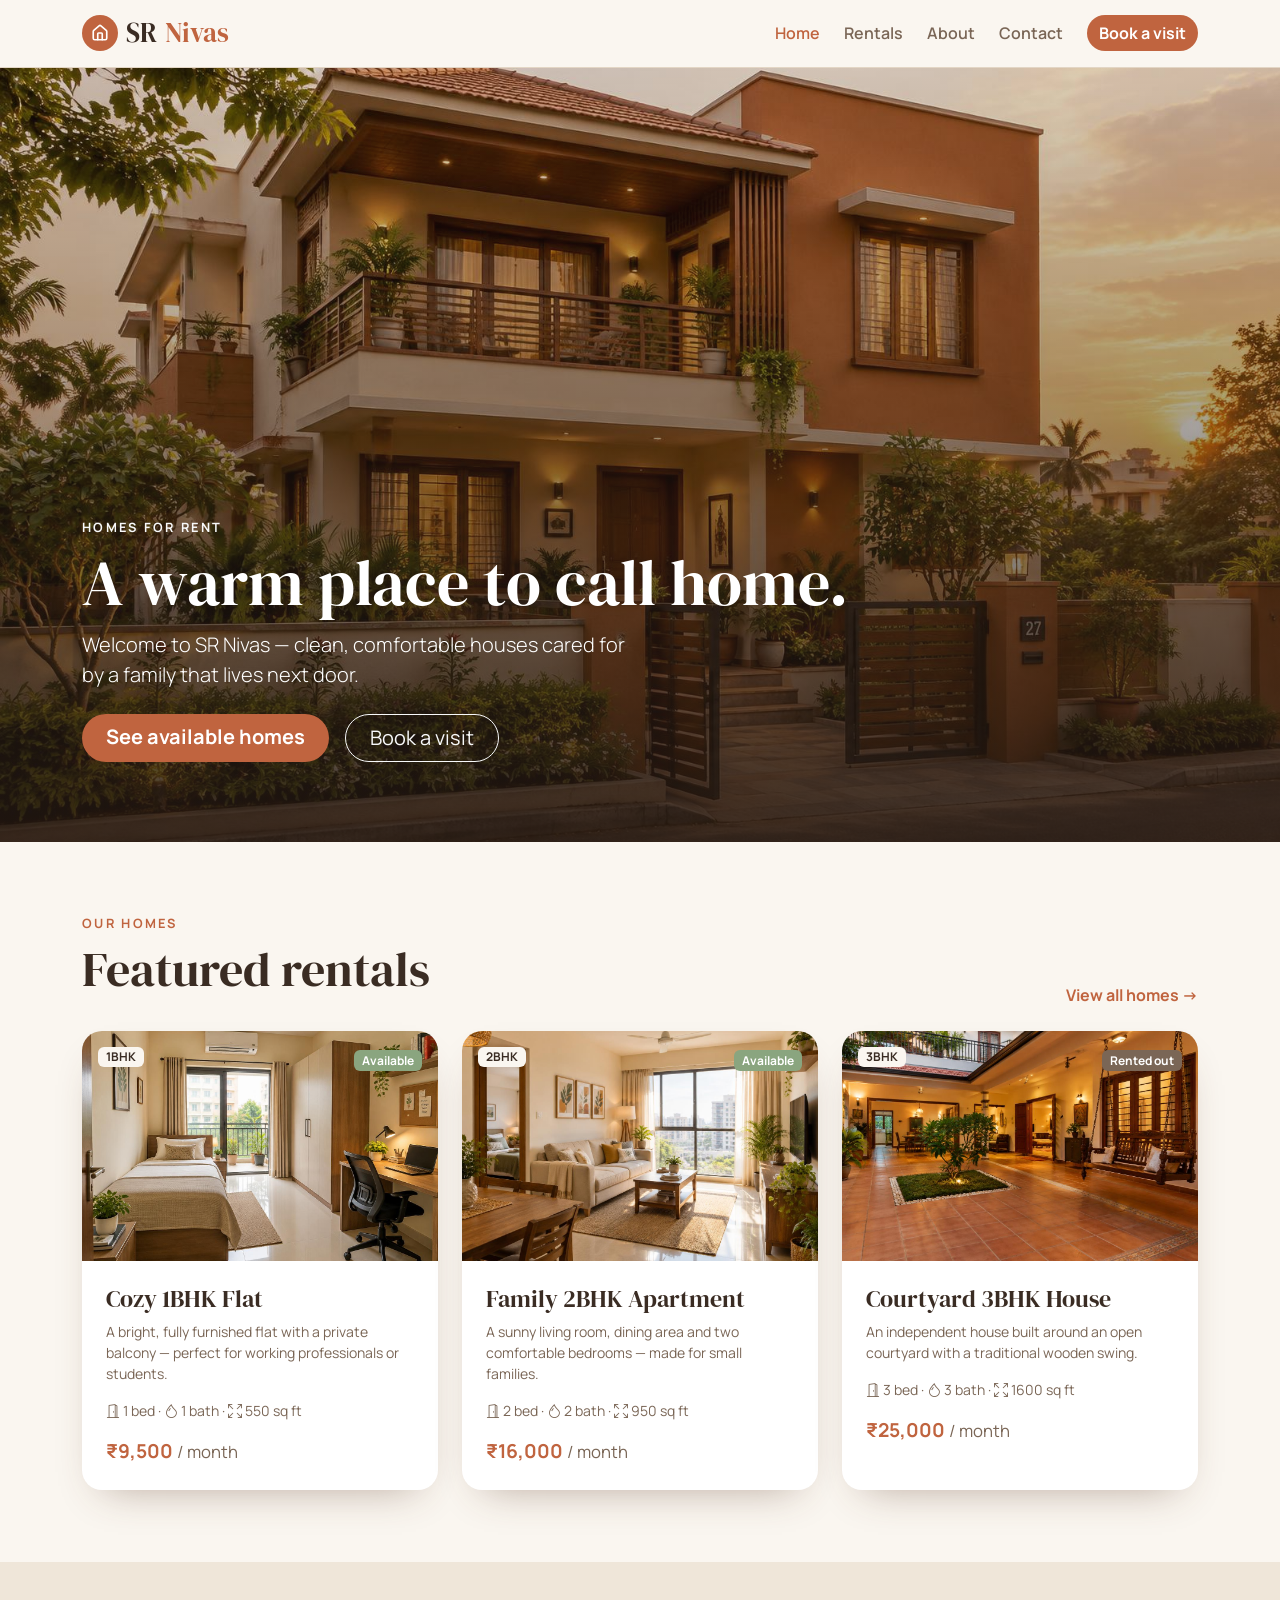
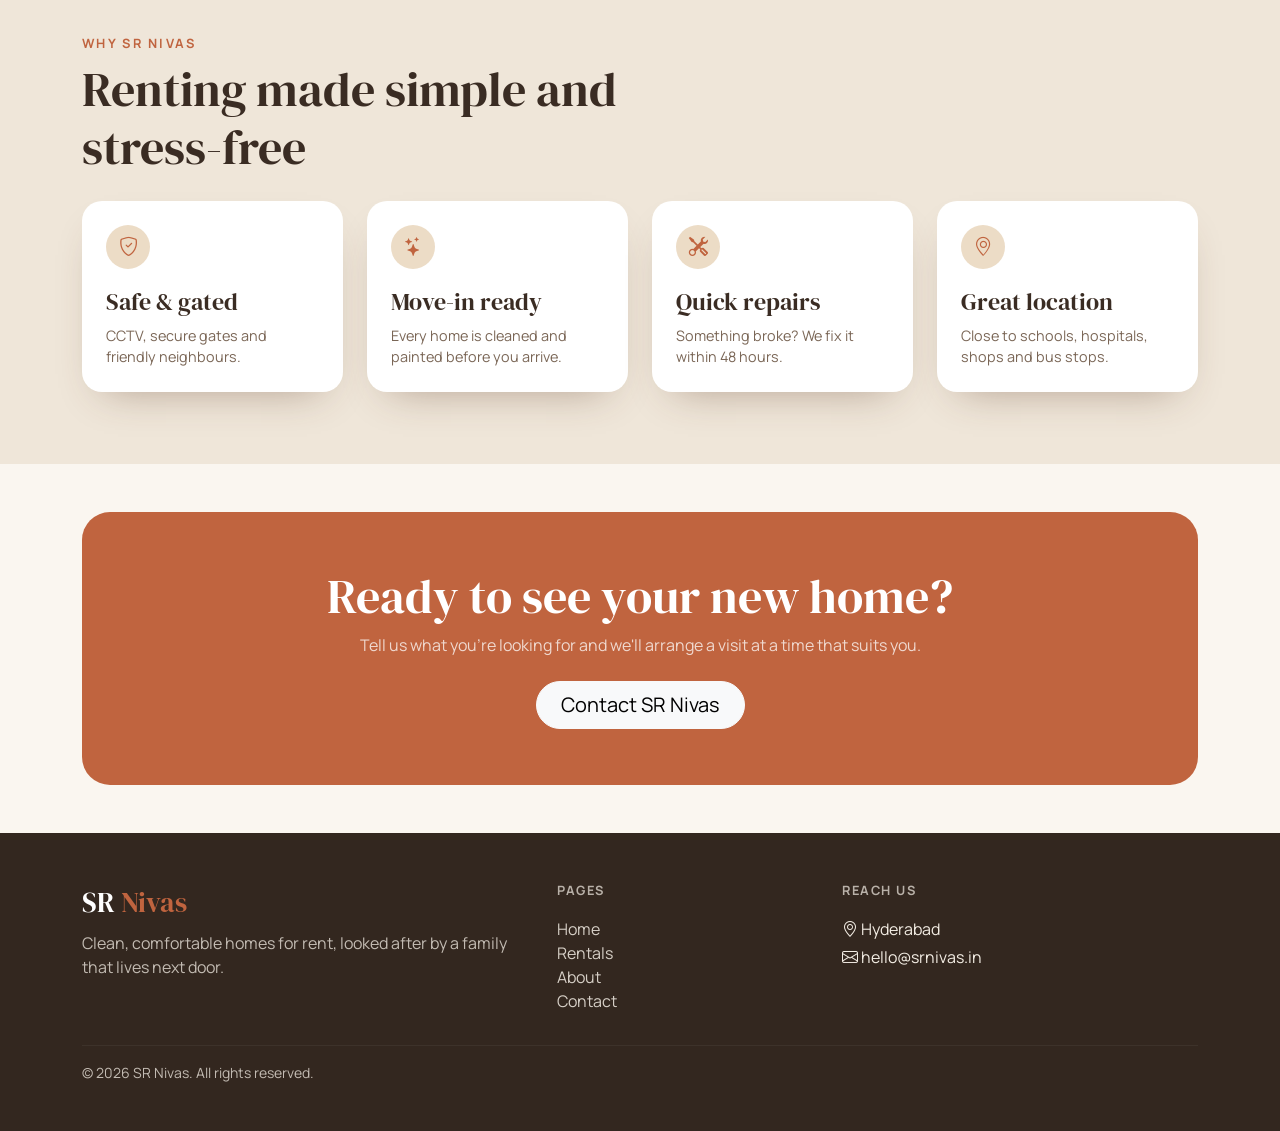
<file: src/main/resources/static/index.html>
<!DOCTYPE html>
<html lang="en">
<head>
  <meta charset="UTF-8">
  <meta name="viewport" content="width=device-width, initial-scale=1">
  <title>SR Nivas — Comfortable Homes for Rent</title>
  <meta name="description" content="1BHK to 4BHK rental homes in Hyderabad that are clean, safe and well looked after.">
  <!-- Bootstrap CSS (ready-made styles: grid, buttons, cards, forms) -->
  <link rel="stylesheet" href="https://cdn.jsdelivr.net/npm/bootstrap@5.3.3/dist/css/bootstrap.min.css">
  <!-- Bootstrap Icons (small pictures like the map pin) -->
  <link rel="stylesheet" href="https://cdn.jsdelivr.net/npm/bootstrap-icons@1.11.3/font/bootstrap-icons.min.css">
  <!-- Google Fonts: DM Serif Display for headings, Manrope for text -->
  <link rel="preconnect" href="https://fonts.googleapis.com">
  <link rel="stylesheet" href="https://fonts.googleapis.com/css2?family=DM+Serif+Display&family=Manrope:wght@400;600;700&display=swap">
  <!-- Our own styles (colors and small changes) -->
  <link rel="stylesheet" href="css/style.css">
</head>
<body data-page="home">
  <!-- Top menu (Bootstrap navbar) -->
  <nav class="navbar navbar-expand-md sticky-top site-nav">	
		<div class="container">
		  <a class="navbar-brand brand d-inline-flex align-items-center gap-2" href="index.html">
		    <span class="brand-icon">
		      <svg xmlns="http://www.w3.org/2000/svg" width="18" height="18" viewBox="0 0 24 24" fill="none" stroke="#ffffff" stroke-width="2.2" stroke-linecap="round" stroke-linejoin="round">
		        <path d="M15 21v-8a1 1 0 0 0-1-1h-4a1 1 0 0 0-1 1v8"/>
		        <path d="M3 10a2 2 0 0 1 .709-1.528l7-5.999a2 2 0 0 1 2.582 0l7 5.999A2 2 0 0 1 21 10v9a2 2 0 0 1-2 2H5a2 2 0 0 1-2-2z"/>
		      </svg>
		    </span>
		    SR <span>Nivas</span>
		  </a>


      <button class="navbar-toggler" type="button" data-bs-toggle="collapse" data-bs-target="#menu" aria-label="Open menu">
        <span class="navbar-toggler-icon"></span>
      </button>
      <div class="collapse navbar-collapse" id="menu">
        <ul class="navbar-nav ms-auto gap-md-2">
          <li class="nav-item"><a class="nav-link active" href="index.html">Home</a></li>
          <li class="nav-item"><a class="nav-link" href="rentals.html">Rentals</a></li>
          <li class="nav-item"><a class="nav-link" href="about.html">About</a></li>
          <li class="nav-item"><a class="nav-link" href="contact.html">Contact</a></li>
        </ul>
        <a href="contact.html" class="btn btn-terra rounded-pill ms-md-3 mt-2 mt-md-0">Book a visit</a>
      </div>
    </div>
  </nav>

  <!-- Big welcome picture -->
  <header class="hero">
    <div class="container hero-content">
      <p class="eyebrow text-light">Homes for rent</p>
      <h1 class="display-3">A warm place to call home.</h1>
      <p class="lead col-lg-6">Welcome to SR Nivas — clean, comfortable houses cared for by a family that lives next door.</p>
      <div class="d-flex flex-wrap gap-3 mt-4">
        <a href="rentals.html" class="btn btn-terra btn-lg rounded-pill px-4">See available homes</a>
        <a href="contact.html" class="btn btn-outline-light btn-lg rounded-pill px-4">Book a visit</a>
      </div>
    </div>
  </header>

  <!-- Featured homes (JavaScript fills this box) -->
  <section class="container py-5 my-md-4">
    <div class="d-flex flex-wrap justify-content-between align-items-end gap-3 mb-4">
      <div>
        <p class="eyebrow">Our homes</p>
        <h2 class="display-5">Featured rentals</h2>
      </div>
      <a href="rentals.html" class="fw-bold text-terra">View all homes →</a>
    </div>
    <div class="row g-4" id="featured-list"></div>
  </section>

  <!-- Why choose us -->
  <section class="bg-sand py-5">
    <div class="container py-md-4">
      <p class="eyebrow">Why SR Nivas</p>
      <h2 class="display-5 col-lg-6 mb-4">Renting made simple and stress-free</h2>
      <div class="row g-4">
        <div class="col-sm-6 col-lg-3">
          <div class="reason-box">
            <span class="icon-circle"><i class="bi bi-shield-check"></i></span>
            <h3>Safe &amp; gated</h3>
            <p>CCTV, secure gates and friendly neighbours.</p>
          </div>
        </div>
        <div class="col-sm-6 col-lg-3">
          <div class="reason-box">
            <span class="icon-circle"><i class="bi bi-stars"></i></span>
            <h3>Move-in ready</h3>
            <p>Every home is cleaned and painted before you arrive.</p>
          </div>
        </div>
        <div class="col-sm-6 col-lg-3">
          <div class="reason-box">
            <span class="icon-circle"><i class="bi bi-tools"></i></span>
            <h3>Quick repairs</h3>
            <p>Something broke? We fix it within 48 hours.</p>
          </div>
        </div>
        <div class="col-sm-6 col-lg-3">
          <div class="reason-box">
            <span class="icon-circle"><i class="bi bi-geo-alt"></i></span>
            <h3>Great location</h3>
            <p>Close to schools, hospitals, shops and bus stops.</p>
          </div>
        </div>
      </div>
    </div>
  </section>

  <!-- Call to action -->
  <section class="container pt-5">
    <div class="cta-box text-center">
      <h2 class="display-5">Ready to see your new home?</h2>
      <p class="col-md-7 mx-auto opacity-75">Tell us what you're looking for and we'll arrange a visit at a time that suits you.</p>
      <a href="contact.html" class="btn btn-light btn-lg rounded-pill px-4 mt-2">Contact SR Nivas</a>
    </div>
  </section>

  <!-- Footer -->
  <footer class="site-footer mt-5">
    <div class="container py-5">
      <div class="row g-4">
        <div class="col-md-5">
          <p class="brand fs-3 mb-2">SR <span>Nivas</span></p>
          <p class="opacity-75">Clean, comfortable homes for rent, looked after by a family that lives next door.</p>
        </div>
        <div class="col-6 col-md-3">
          <p class="footer-title">Pages</p>
          <ul class="list-unstyled">
            <li><a href="index.html">Home</a></li>
            <li><a href="rentals.html">Rentals</a></li>
            <li><a href="about.html">About</a></li>
            <li><a href="contact.html">Contact</a></li>
          </ul>
        </div>
        <div class="col-6 col-md-4">
          <p class="footer-title">Reach us</p>
          <p class="mb-1"><i class="bi bi-geo-alt"></i> Hyderabad</p>
          <p><i class="bi bi-envelope"></i> hello@srnivas.in</p>
        </div>
      </div>
      <hr>
      <p class="small opacity-75 mb-0">© <span id="year"></span> SR Nivas. All rights reserved.</p>
    </div>
  </footer>

  <!-- Bootstrap JavaScript (makes the mobile menu open and close) -->
  <script src="https://cdn.jsdelivr.net/npm/bootstrap@5.3.3/dist/js/bootstrap.bundle.min.js"></script>
  <!-- Our own JavaScript: first the homes list, then the page code -->
  <script src="js/rentals.js"></script>
  <script src="js/main.js"></script>
</body>
</html>
</file>
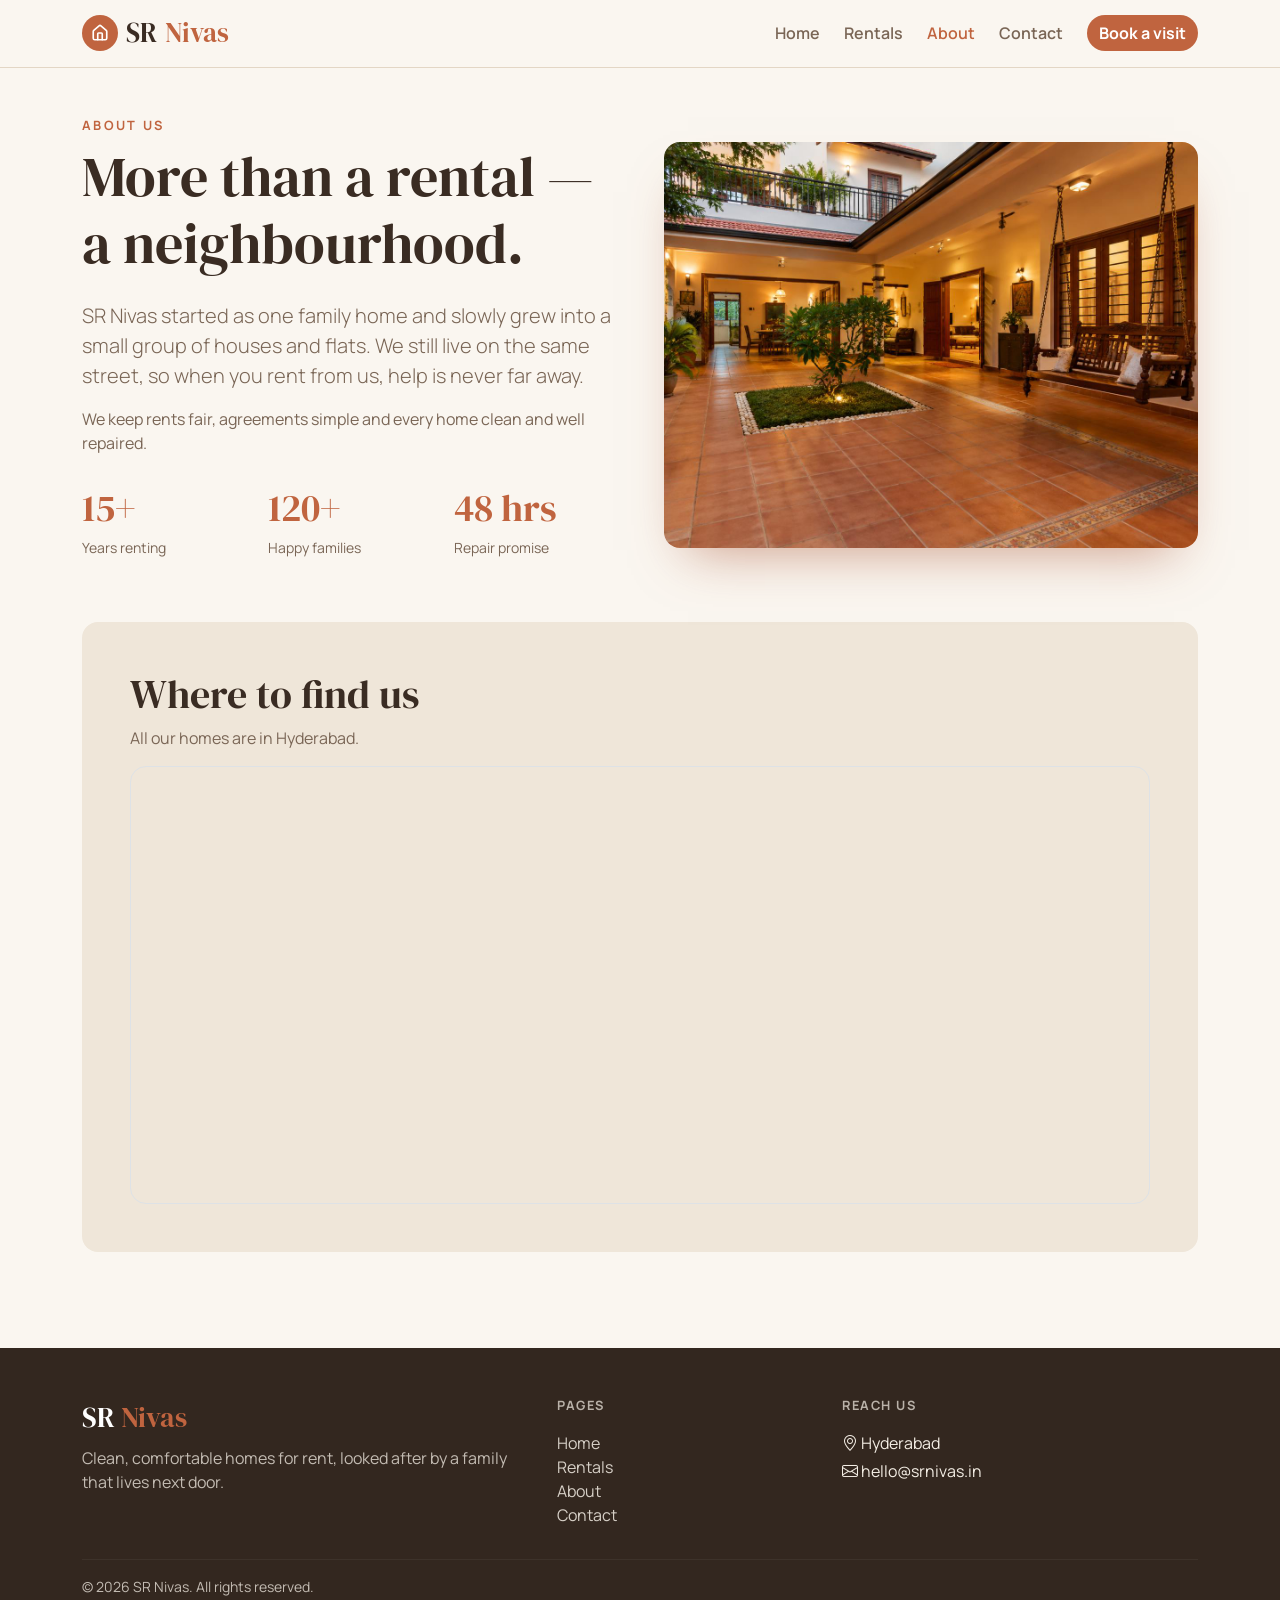
<file: src/main/resources/static/about.html>
<!DOCTYPE html>
<html lang="en">
<head>
  <meta charset="UTF-8">
  <meta name="viewport" content="width=device-width, initial-scale=1">
  <title>About SR Nivas — Family-run Rental Homes</title>
  <meta name="description" content="Learn about SR Nivas, a family-run rental property in Hyderabad that treats every tenant like a neighbour.">
  <!-- Bootstrap CSS (ready-made styles: grid, buttons, cards, forms) -->
  <link rel="stylesheet" href="https://cdn.jsdelivr.net/npm/bootstrap@5.3.3/dist/css/bootstrap.min.css">
  <!-- Bootstrap Icons (small pictures like the map pin) -->
  <link rel="stylesheet" href="https://cdn.jsdelivr.net/npm/bootstrap-icons@1.11.3/font/bootstrap-icons.min.css">
  <!-- Google Fonts: DM Serif Display for headings, Manrope for text -->
  <link rel="preconnect" href="https://fonts.googleapis.com">
  <link rel="stylesheet" href="https://fonts.googleapis.com/css2?family=DM+Serif+Display&family=Manrope:wght@400;600;700&display=swap">
  <!-- Our own styles (colors and small changes) -->
  <link rel="stylesheet" href="css/style.css">
</head>
<body data-page="about">
  <!-- Top menu (Bootstrap navbar) -->
  <nav class="navbar navbar-expand-md sticky-top site-nav">
    <div class="container">
		<a class="navbar-brand brand d-inline-flex align-items-center gap-2" href="index.html">
				    <span class="brand-icon">
				      <svg xmlns="http://www.w3.org/2000/svg" width="18" height="18" viewBox="0 0 24 24" fill="none" stroke="#ffffff" stroke-width="2.2" stroke-linecap="round" stroke-linejoin="round">
				        <path d="M15 21v-8a1 1 0 0 0-1-1h-4a1 1 0 0 0-1 1v8"/>
				        <path d="M3 10a2 2 0 0 1 .709-1.528l7-5.999a2 2 0 0 1 2.582 0l7 5.999A2 2 0 0 1 21 10v9a2 2 0 0 1-2 2H5a2 2 0 0 1-2-2z"/>
				      </svg>
				    </span>
				    SR <span>Nivas</span>
				  </a>
      <button class="navbar-toggler" type="button" data-bs-toggle="collapse" data-bs-target="#menu" aria-label="Open menu">
        <span class="navbar-toggler-icon"></span>
      </button>
      <div class="collapse navbar-collapse" id="menu">
        <ul class="navbar-nav ms-auto gap-md-2">
          <li class="nav-item"><a class="nav-link" href="index.html">Home</a></li>
          <li class="nav-item"><a class="nav-link" href="rentals.html">Rentals</a></li>
          <li class="nav-item"><a class="nav-link active" href="about.html">About</a></li>
          <li class="nav-item"><a class="nav-link" href="contact.html">Contact</a></li>
        </ul>
        <a href="contact.html" class="btn btn-terra rounded-pill ms-md-3 mt-2 mt-md-0">Book a visit</a>
      </div>
    </div>
  </nav>

  <section class="container py-5">
    <div class="row g-5 align-items-center">
      <div class="col-lg-6">
        <p class="eyebrow">About us</p>
        <h1 class="display-4">More than a rental — a neighbourhood.</h1>
        <p class="lead text-soft mt-4">SR Nivas started as one family home and slowly grew into a small group of houses and flats. We still live on the same street, so when you rent from us, help is never far away.</p>
        <p class="text-soft">We keep rents fair, agreements simple and every home clean and well repaired.</p>
        <div class="row mt-4">
          <div class="col-4"><p class="stat">15+</p><p class="small text-soft">Years renting</p></div>
          <div class="col-4"><p class="stat">120+</p><p class="small text-soft">Happy families</p></div>
          <div class="col-4"><p class="stat">48 hrs</p><p class="small text-soft">Repair promise</p></div>
        </div>
      </div>
      <div class="col-lg-6">
        <img src="images/home-3bhk.jpg" alt="Courtyard at SR Nivas" class="img-fluid rounded-4 shadow-lift">
      </div>
    </div>

    <div class="bg-sand rounded-4 p-4 p-md-5 mt-5">
      <h2 class="display-6">Where to find us</h2>
      <p class="text-soft">All our homes are in Hyderabad.</p>
      <div class="ratio ratio-21x9 rounded-4 overflow-hidden border">
        <iframe title="SR Nivas location" src="https://www.google.com/maps?q=Hyderabad&output=embed" loading="lazy"></iframe>
      </div>
    </div>
  </section>

  <!-- Footer -->
  <footer class="site-footer mt-5">
    <div class="container py-5">
      <div class="row g-4">
        <div class="col-md-5">
          <p class="brand fs-3 mb-2">SR <span>Nivas</span></p>
          <p class="opacity-75">Clean, comfortable homes for rent, looked after by a family that lives next door.</p>
        </div>
        <div class="col-6 col-md-3">
          <p class="footer-title">Pages</p>
          <ul class="list-unstyled">
            <li><a href="index.html">Home</a></li>
            <li><a href="rentals.html">Rentals</a></li>
            <li><a href="about.html">About</a></li>
            <li><a href="contact.html">Contact</a></li>
          </ul>
        </div>
        <div class="col-6 col-md-4">
          <p class="footer-title">Reach us</p>
          <p class="mb-1"><i class="bi bi-geo-alt"></i> Hyderabad</p>
          <p><i class="bi bi-envelope"></i> hello@srnivas.in</p>
        </div>
      </div>
      <hr>
      <p class="small opacity-75 mb-0">© <span id="year"></span> SR Nivas. All rights reserved.</p>
    </div>
  </footer>

  <!-- Bootstrap JavaScript (makes the mobile menu open and close) -->
  <script src="https://cdn.jsdelivr.net/npm/bootstrap@5.3.3/dist/js/bootstrap.bundle.min.js"></script>
  <!-- Our own JavaScript: first the homes list, then the page code -->
  <script src="js/rentals.js"></script>
  <script src="js/main.js"></script>
</body>
</html>
</file>
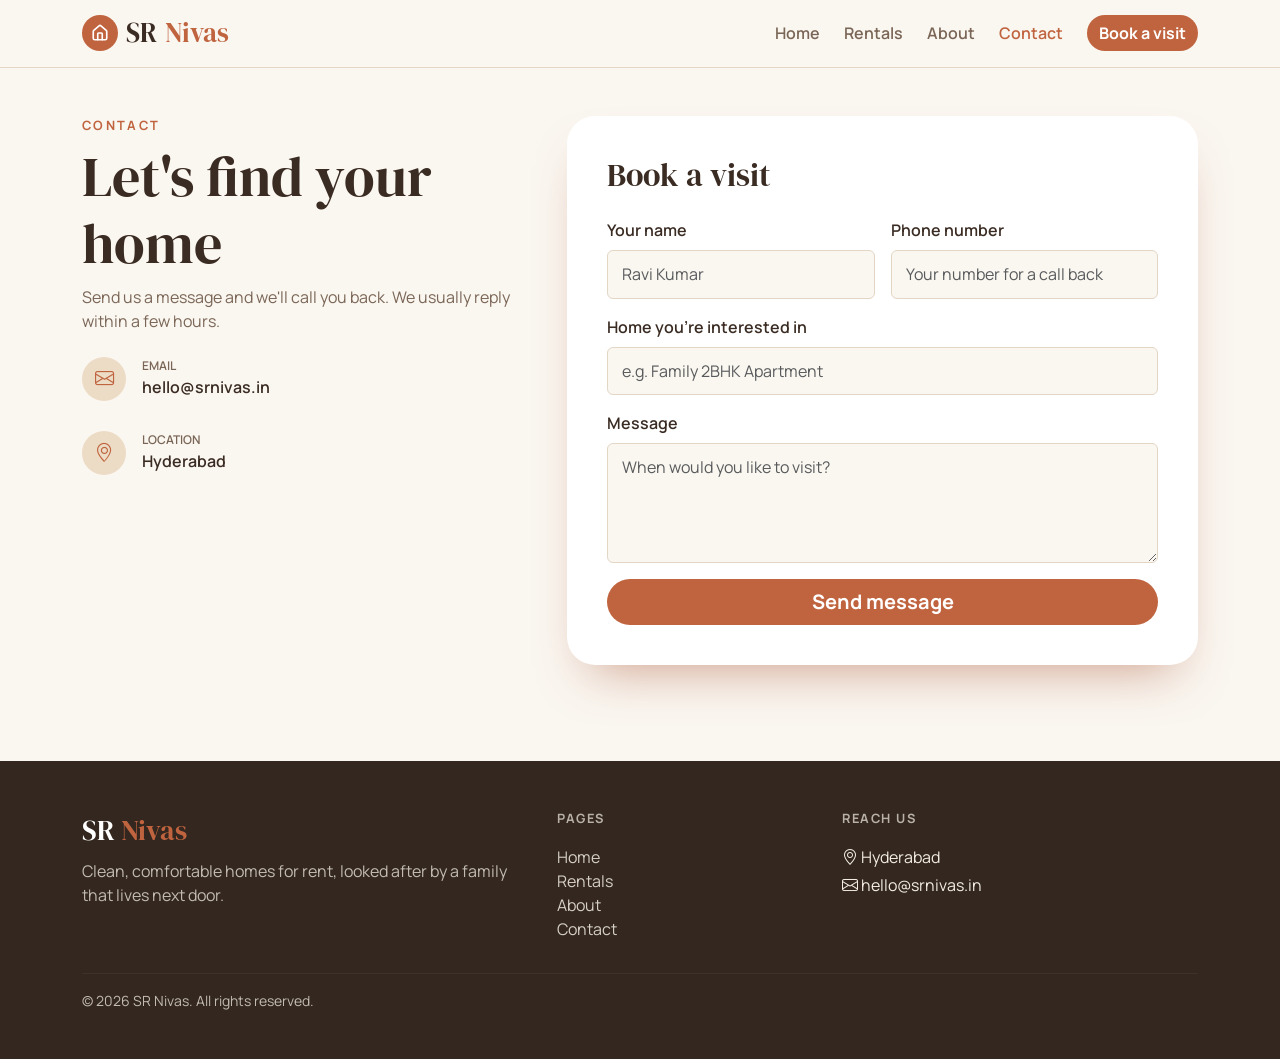
<file: src/main/resources/static/contact.html>
<!DOCTYPE html>
<html lang="en">
<head>
  <meta charset="UTF-8">
  <meta name="viewport" content="width=device-width, initial-scale=1">
  <title>Contact SR Nivas — Book a Home Visit</title>
  <meta name="description" content="Send a message to SR Nivas to book a visit to one of our rental homes in Hyderabad.">
  <!-- Bootstrap CSS (ready-made styles: grid, buttons, cards, forms) -->
  <link rel="stylesheet" href="https://cdn.jsdelivr.net/npm/bootstrap@5.3.3/dist/css/bootstrap.min.css">
  <!-- Bootstrap Icons (small pictures like the map pin) -->
  <link rel="stylesheet" href="https://cdn.jsdelivr.net/npm/bootstrap-icons@1.11.3/font/bootstrap-icons.min.css">
  <!-- Google Fonts: DM Serif Display for headings, Manrope for text -->
  <link rel="preconnect" href="https://fonts.googleapis.com">
  <link rel="stylesheet" href="https://fonts.googleapis.com/css2?family=DM+Serif+Display&family=Manrope:wght@400;600;700&display=swap">
  <!-- Our own styles (colors and small changes) -->
  <link rel="stylesheet" href="css/style.css">
</head>
<body data-page="contact">
  <!-- Top menu (Bootstrap navbar) -->
  <nav class="navbar navbar-expand-md sticky-top site-nav">
    <div class="container">
		<a class="navbar-brand brand d-inline-flex align-items-center gap-2" href="index.html">
				    <span class="brand-icon">
				      <svg xmlns="http://www.w3.org/2000/svg" width="18" height="18" viewBox="0 0 24 24" fill="none" stroke="#ffffff" stroke-width="2.2" stroke-linecap="round" stroke-linejoin="round">
				        <path d="M15 21v-8a1 1 0 0 0-1-1h-4a1 1 0 0 0-1 1v8"/>
				        <path d="M3 10a2 2 0 0 1 .709-1.528l7-5.999a2 2 0 0 1 2.582 0l7 5.999A2 2 0 0 1 21 10v9a2 2 0 0 1-2 2H5a2 2 0 0 1-2-2z"/>
				      </svg>
				    </span>
				    SR <span>Nivas</span>
				  </a>
      <button class="navbar-toggler" type="button" data-bs-toggle="collapse" data-bs-target="#menu" aria-label="Open menu">
        <span class="navbar-toggler-icon"></span>
      </button>
      <div class="collapse navbar-collapse" id="menu">
        <ul class="navbar-nav ms-auto gap-md-2">
          <li class="nav-item"><a class="nav-link" href="index.html">Home</a></li>
          <li class="nav-item"><a class="nav-link" href="rentals.html">Rentals</a></li>
          <li class="nav-item"><a class="nav-link" href="about.html">About</a></li>
          <li class="nav-item"><a class="nav-link active" href="contact.html">Contact</a></li>
        </ul>
        <a href="contact.html" class="btn btn-terra rounded-pill ms-md-3 mt-2 mt-md-0">Book a visit</a>
      </div>
    </div>
  </nav>

  <section class="container py-5">
    <div class="row g-5">
      <div class="col-lg-5">
        <p class="eyebrow">Contact</p>
        <h1 class="display-4">Let's find your home</h1>
        <p class="text-soft">Send us a message and we'll call you back. We usually reply within a few hours.</p>

        <div class="d-flex gap-3 align-items-start mt-4">
          <span class="icon-circle"><i class="bi bi-envelope"></i></span>
          <div><p class="label-small">Email</p><p class="fw-semibold">hello@srnivas.in</p></div>
        </div>
        <div class="d-flex gap-3 align-items-start mt-3">
          <span class="icon-circle"><i class="bi bi-geo-alt"></i></span>
          <div><p class="label-small">Location</p><p class="fw-semibold">Hyderabad</p></div>
        </div>
      </div>

      <div class="col-lg-7">
        <div class="form-box">
          <!-- The form. JavaScript stops the page from reloading and shows "Thank you" -->
          <form id="visit-form">
            <h2 class="mb-4">Book a visit</h2>
            <div class="row g-3">
              <div class="col-sm-6">
                <label for="name" class="form-label">Your name</label>
                <input type="text" id="name" class="form-control" placeholder="Ravi Kumar" required>
              </div>
              <div class="col-sm-6">
                <label for="phone" class="form-label">Phone number</label>
                <input type="tel" id="phone" class="form-control" placeholder="Your number for a call back" required>
              </div>
              <div class="col-12">
                <label for="home" class="form-label">Home you're interested in</label>
                <input type="text" id="home" class="form-control" placeholder="e.g. Family 2BHK Apartment">
              </div>
              <div class="col-12">
                <label for="message" class="form-label">Message</label>
                <textarea id="message" class="form-control" rows="4" placeholder="When would you like to visit?"></textarea>
              </div>
              <div class="col-12">
                <button type="submit" class="btn btn-terra btn-lg rounded-pill w-100">Send message</button>
              </div>
            </div>
          </form>

          <!-- Hidden at first (d-none). JavaScript shows it after sending -->
          <div id="thank-you" class="text-center py-5 d-none">
            <i class="bi bi-check-circle-fill thank-icon"></i>
            <h2 class="mt-3">Thank you!</h2>
            <p class="text-soft">We've got your message and will call you back soon.</p>
            <button type="button" id="send-another" class="btn btn-outline-dark rounded-pill mt-2">Send another message</button>
          </div>
        </div>
      </div>
    </div>
  </section>

  <!-- Footer -->
  <footer class="site-footer mt-5">
    <div class="container py-5">
      <div class="row g-4">
        <div class="col-md-5">
          <p class="brand fs-3 mb-2">SR <span>Nivas</span></p>
          <p class="opacity-75">Clean, comfortable homes for rent, looked after by a family that lives next door.</p>
        </div>
        <div class="col-6 col-md-3">
          <p class="footer-title">Pages</p>
          <ul class="list-unstyled">
            <li><a href="index.html">Home</a></li>
            <li><a href="rentals.html">Rentals</a></li>
            <li><a href="about.html">About</a></li>
            <li><a href="contact.html">Contact</a></li>
          </ul>
        </div>
        <div class="col-6 col-md-4">
          <p class="footer-title">Reach us</p>
          <p class="mb-1"><i class="bi bi-geo-alt"></i> Hyderabad</p>
          <p><i class="bi bi-envelope"></i> hello@srnivas.in</p>
        </div>
      </div>
      <hr>
      <p class="small opacity-75 mb-0">© <span id="year"></span> SR Nivas. All rights reserved.</p>
    </div>
  </footer>

  <!-- Bootstrap JavaScript (makes the mobile menu open and close) -->
  <script src="https://cdn.jsdelivr.net/npm/bootstrap@5.3.3/dist/js/bootstrap.bundle.min.js"></script>
  <!-- Our own JavaScript: first the homes list, then the page code -->
  <script src="js/rentals.js"></script>
  <script src="js/main.js"></script>
</body>
</html>
</file>
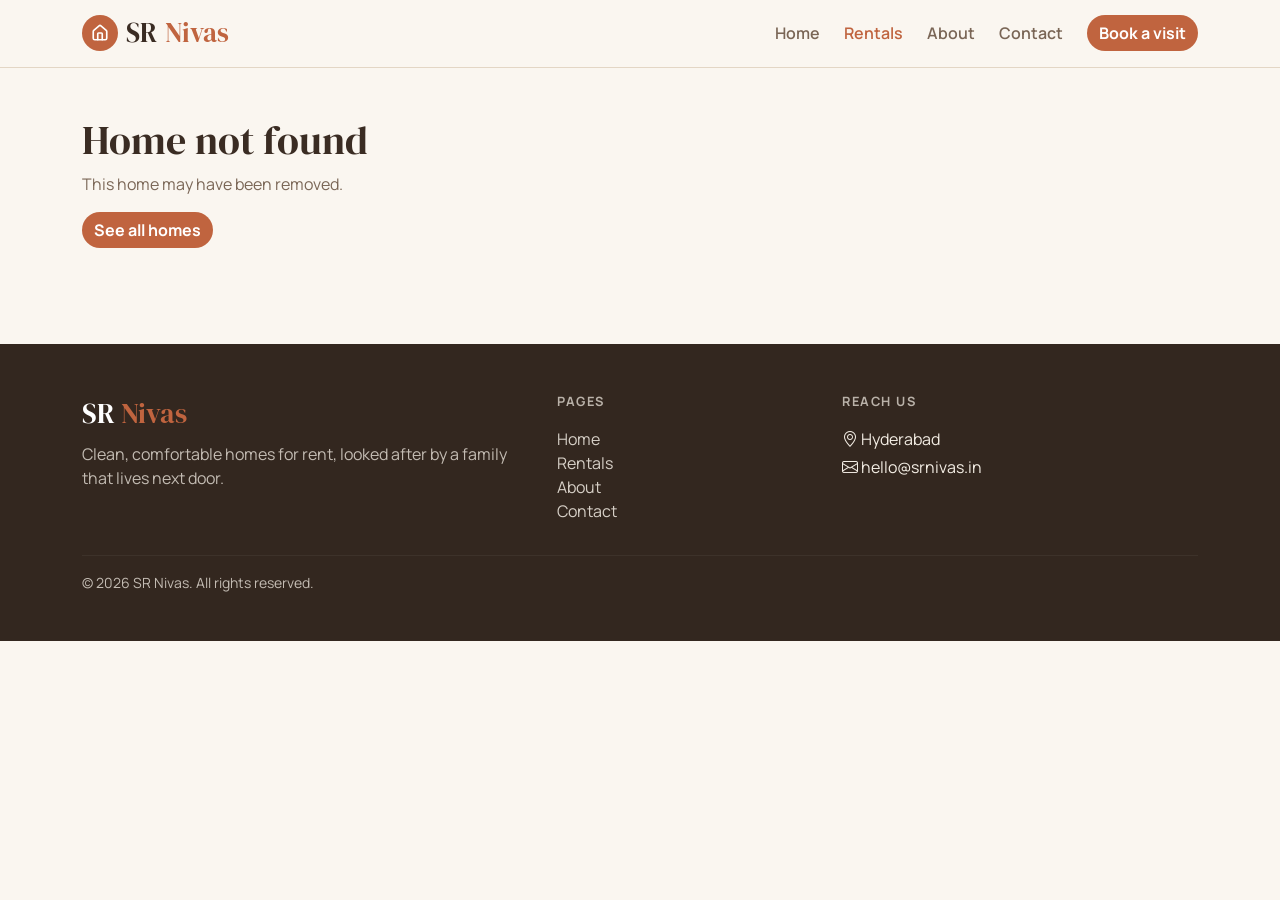
<file: src/main/resources/static/home.html>
<!DOCTYPE html>
<html lang="en">
<head>
  <meta charset="UTF-8">
  <meta name="viewport" content="width=device-width, initial-scale=1">
  <title>Home Details — SR Nivas</title>
  <meta name="description" content="See photos, rent, deposit and amenities for this SR Nivas rental home.">
  <!-- Bootstrap CSS (ready-made styles: grid, buttons, cards, forms) -->
  <link rel="stylesheet" href="https://cdn.jsdelivr.net/npm/bootstrap@5.3.3/dist/css/bootstrap.min.css">
  <!-- Bootstrap Icons (small pictures like the map pin) -->
  <link rel="stylesheet" href="https://cdn.jsdelivr.net/npm/bootstrap-icons@1.11.3/font/bootstrap-icons.min.css">
  <!-- Google Fonts: DM Serif Display for headings, Manrope for text -->
  <link rel="preconnect" href="https://fonts.googleapis.com">
  <link rel="stylesheet" href="https://fonts.googleapis.com/css2?family=DM+Serif+Display&family=Manrope:wght@400;600;700&display=swap">
  <!-- Our own styles (colors and small changes) -->
  <link rel="stylesheet" href="css/style.css">
</head>
<body data-page="details">
  <!-- Top menu (Bootstrap navbar) -->
  <nav class="navbar navbar-expand-md sticky-top site-nav">
    <div class="container">
		<a class="navbar-brand brand d-inline-flex align-items-center gap-2" href="index.html">
				    <span class="brand-icon">
				      <svg xmlns="http://www.w3.org/2000/svg" width="18" height="18" viewBox="0 0 24 24" fill="none" stroke="#ffffff" stroke-width="2.2" stroke-linecap="round" stroke-linejoin="round">
				        <path d="M15 21v-8a1 1 0 0 0-1-1h-4a1 1 0 0 0-1 1v8"/>
				        <path d="M3 10a2 2 0 0 1 .709-1.528l7-5.999a2 2 0 0 1 2.582 0l7 5.999A2 2 0 0 1 21 10v9a2 2 0 0 1-2 2H5a2 2 0 0 1-2-2z"/>
				      </svg>
				    </span>
				    SR <span>Nivas</span>
				  </a>
      <button class="navbar-toggler" type="button" data-bs-toggle="collapse" data-bs-target="#menu" aria-label="Open menu">
        <span class="navbar-toggler-icon"></span>
      </button>
      <div class="collapse navbar-collapse" id="menu">
        <ul class="navbar-nav ms-auto gap-md-2">
          <li class="nav-item"><a class="nav-link" href="index.html">Home</a></li>
          <li class="nav-item"><a class="nav-link active" href="rentals.html">Rentals</a></li>
          <li class="nav-item"><a class="nav-link" href="about.html">About</a></li>
          <li class="nav-item"><a class="nav-link" href="contact.html">Contact</a></li>
        </ul>
        <a href="contact.html" class="btn btn-terra rounded-pill ms-md-3 mt-2 mt-md-0">Book a visit</a>
      </div>
    </div>
  </nav>

  <!-- JavaScript reads ?id=... from the address bar and fills this box -->
  <section class="container py-5" id="home-details">
    <p>Loading…</p>
  </section>

  <!-- Footer -->
  <footer class="site-footer mt-5">
    <div class="container py-5">
      <div class="row g-4">
        <div class="col-md-5">
          <p class="brand fs-3 mb-2">SR <span>Nivas</span></p>
          <p class="opacity-75">Clean, comfortable homes for rent, looked after by a family that lives next door.</p>
        </div>
        <div class="col-6 col-md-3">
          <p class="footer-title">Pages</p>
          <ul class="list-unstyled">
            <li><a href="index.html">Home</a></li>
            <li><a href="rentals.html">Rentals</a></li>
            <li><a href="about.html">About</a></li>
            <li><a href="contact.html">Contact</a></li>
          </ul>
        </div>
        <div class="col-6 col-md-4">
          <p class="footer-title">Reach us</p>
          <p class="mb-1"><i class="bi bi-geo-alt"></i> Hyderabad</p>
          <p><i class="bi bi-envelope"></i> hello@srnivas.in</p>
        </div>
      </div>
      <hr>
      <p class="small opacity-75 mb-0">© <span id="year"></span> SR Nivas. All rights reserved.</p>
    </div>
  </footer>

  <!-- Bootstrap JavaScript (makes the mobile menu open and close) -->
  <script src="https://cdn.jsdelivr.net/npm/bootstrap@5.3.3/dist/js/bootstrap.bundle.min.js"></script>
  <!-- Our own JavaScript: first the homes list, then the page code -->
  <script src="js/rentals.js"></script>
  <script src="js/main.js"></script>
</body>
</html>
</file>
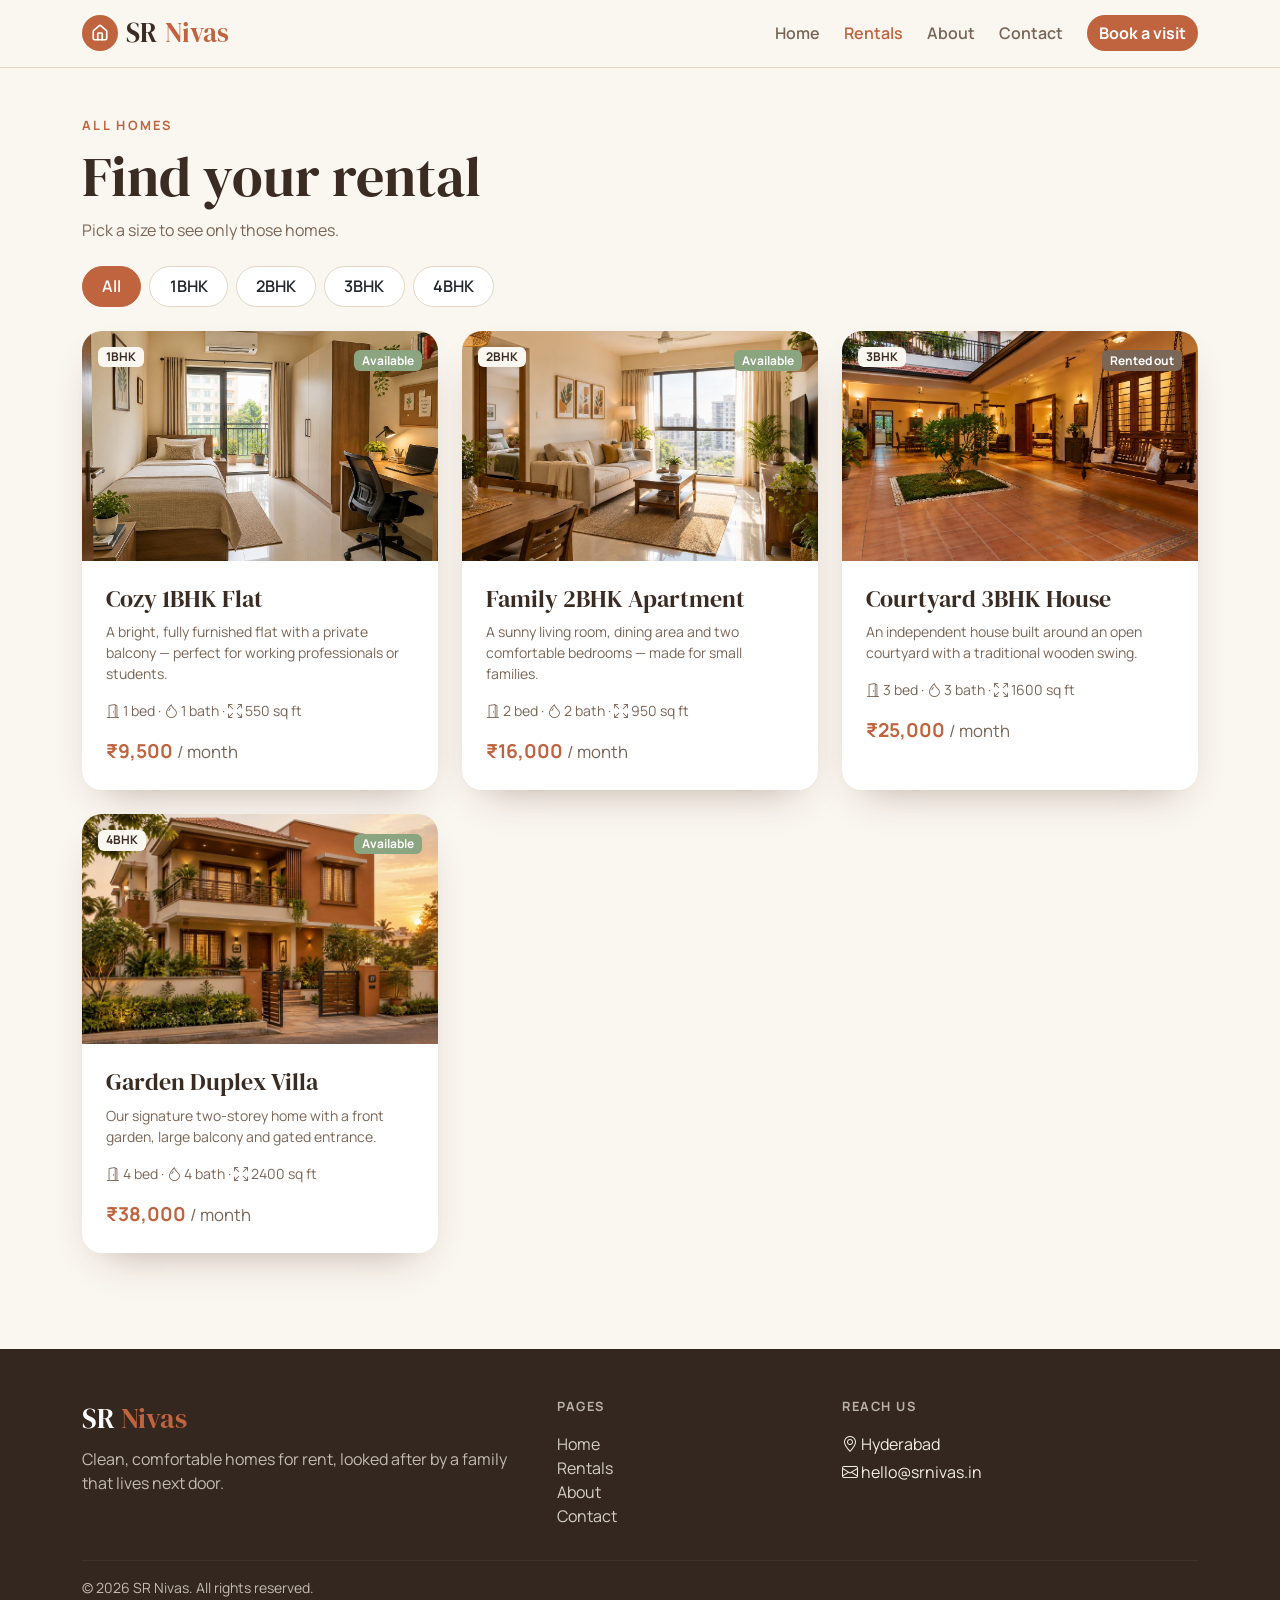
<file: src/main/resources/static/rentals.html>
<!DOCTYPE html>
<html lang="en">
<head>
  <meta charset="UTF-8">
  <meta name="viewport" content="width=device-width, initial-scale=1">
  <title>Rental Homes — SR Nivas</title>
  <meta name="description" content="Browse every SR Nivas rental home in Hyderabad, from 1BHK flats to 4BHK villas.">
  <!-- Bootstrap CSS (ready-made styles: grid, buttons, cards, forms) -->
  <link rel="stylesheet" href="https://cdn.jsdelivr.net/npm/bootstrap@5.3.3/dist/css/bootstrap.min.css">
  <!-- Bootstrap Icons (small pictures like the map pin) -->
  <link rel="stylesheet" href="https://cdn.jsdelivr.net/npm/bootstrap-icons@1.11.3/font/bootstrap-icons.min.css">
  <!-- Google Fonts: DM Serif Display for headings, Manrope for text -->
  <link rel="preconnect" href="https://fonts.googleapis.com">
  <link rel="stylesheet" href="https://fonts.googleapis.com/css2?family=DM+Serif+Display&family=Manrope:wght@400;600;700&display=swap">
  <!-- Our own styles (colors and small changes) -->
  <link rel="stylesheet" href="css/style.css">
</head>
<body data-page="rentals">
  <!-- Top menu (Bootstrap navbar) -->
  <nav class="navbar navbar-expand-md sticky-top site-nav">
    <div class="container">
		<a class="navbar-brand brand d-inline-flex align-items-center gap-2" href="index.html">
				    <span class="brand-icon">
				      <svg xmlns="http://www.w3.org/2000/svg" width="18" height="18" viewBox="0 0 24 24" fill="none" stroke="#ffffff" stroke-width="2.2" stroke-linecap="round" stroke-linejoin="round">
				        <path d="M15 21v-8a1 1 0 0 0-1-1h-4a1 1 0 0 0-1 1v8"/>
				        <path d="M3 10a2 2 0 0 1 .709-1.528l7-5.999a2 2 0 0 1 2.582 0l7 5.999A2 2 0 0 1 21 10v9a2 2 0 0 1-2 2H5a2 2 0 0 1-2-2z"/>
				      </svg>
				    </span>
				    SR <span>Nivas</span>
				  </a>
      <button class="navbar-toggler" type="button" data-bs-toggle="collapse" data-bs-target="#menu" aria-label="Open menu">
        <span class="navbar-toggler-icon"></span>
      </button>
      <div class="collapse navbar-collapse" id="menu">
        <ul class="navbar-nav ms-auto gap-md-2">
          <li class="nav-item"><a class="nav-link" href="index.html">Home</a></li>
          <li class="nav-item"><a class="nav-link active" href="rentals.html">Rentals</a></li>
          <li class="nav-item"><a class="nav-link" href="about.html">About</a></li>
          <li class="nav-item"><a class="nav-link" href="contact.html">Contact</a></li>
        </ul>
        <a href="contact.html" class="btn btn-terra rounded-pill ms-md-3 mt-2 mt-md-0">Book a visit</a>
      </div>
    </div>
  </nav>

  <section class="container py-5">
    <p class="eyebrow">All homes</p>
    <h1 class="display-4">Find your rental</h1>
    <p class="text-soft col-lg-6">Pick a size to see only those homes.</p>

    <!-- Filter buttons: JavaScript reads data-type when you click -->
    <div class="d-flex flex-wrap gap-2 my-4" id="filters">
      <button class="btn btn-filter active" data-type="All">All</button>
      <button class="btn btn-filter" data-type="1BHK">1BHK</button>
      <button class="btn btn-filter" data-type="2BHK">2BHK</button>
      <button class="btn btn-filter" data-type="3BHK">3BHK</button>
      <button class="btn btn-filter" data-type="4BHK">4BHK</button>
    </div>

    <div class="row g-4" id="rental-list"></div>
  </section>

  <!-- Footer -->
  <footer class="site-footer mt-5">
    <div class="container py-5">
      <div class="row g-4">
        <div class="col-md-5">
          <p class="brand fs-3 mb-2">SR <span>Nivas</span></p>
          <p class="opacity-75">Clean, comfortable homes for rent, looked after by a family that lives next door.</p>
        </div>
        <div class="col-6 col-md-3">
          <p class="footer-title">Pages</p>
          <ul class="list-unstyled">
            <li><a href="index.html">Home</a></li>
            <li><a href="rentals.html">Rentals</a></li>
            <li><a href="about.html">About</a></li>
            <li><a href="contact.html">Contact</a></li>
          </ul>
        </div>
        <div class="col-6 col-md-4">
          <p class="footer-title">Reach us</p>
          <p class="mb-1"><i class="bi bi-geo-alt"></i> Hyderabad</p>
          <p><i class="bi bi-envelope"></i> hello@srnivas.in</p>
        </div>
      </div>
      <hr>
      <p class="small opacity-75 mb-0">© <span id="year"></span> SR Nivas. All rights reserved.</p>
    </div>
  </footer>

  <!-- Bootstrap JavaScript (makes the mobile menu open and close) -->
  <script src="https://cdn.jsdelivr.net/npm/bootstrap@5.3.3/dist/js/bootstrap.bundle.min.js"></script>
  <!-- Our own JavaScript: first the homes list, then the page code -->
  <script src="js/rentals.js"></script>
  <script src="js/main.js"></script>
</body>
</html>
</file>
<file: src/main/resources/static/css/style.css>
/* ============================================
   SR Nivas — our own styles
   Bootstrap gives the layout; this file adds
   the SR Nivas colors, fonts and small touches.
   ============================================ */

/* 1. Colors kept in one place (CSS variables).
      Change a color here and it changes everywhere. */
:root {
  --sand: #faf6f0;        /* page background */
  --sand-dark: #efe6d9;   /* light boxes */
  --beige: #ecdcc6;       /* icon circles */
  --terra: #c0643f;       /* main terracotta color */
  --terra-dark: #a5512f;  /* terracotta when hovered */
  --sage: #8aa57f;        /* soft green */
  --text: #3a2c23;        /* dark brown text */
  --text-soft: #7a6656;   /* lighter text */
  --deep: #33271f;        /* footer background */
  --line: #e3d6c5;        /* borders */
}

/* 2. Page basics */
body {
  background: var(--sand);
  color: var(--text);
  font-family: "Manrope", system-ui, sans-serif;
}

h1, h2, h3, .brand, .stat {
  font-family: "DM Serif Display", Georgia, serif;
  font-weight: 400;
}

a { color: inherit; }

/* 3. Small helper classes */
.text-terra { color: var(--terra); text-decoration: none; }
.text-terra:hover { text-decoration: underline; }
.text-soft { color: var(--text-soft); }
.bg-sand { background: var(--sand-dark); }
.shadow-lift { box-shadow: 0 26px 50px -24px rgba(165, 81, 47, 0.55); }

.eyebrow {
  font-size: 0.8rem;
  font-weight: 700;
  letter-spacing: 0.18em;
  text-transform: uppercase;
  color: var(--terra);
  margin-bottom: 0.5rem;
}

.label-small {
  font-size: 0.75rem;
  font-weight: 600;
  text-transform: uppercase;
  color: var(--text-soft);
  margin-bottom: 0;
}

/* 4. Our terracotta button */
.btn-terra {
  background: var(--terra);
  color: #fff;
  border: none;
  font-weight: 700;
}
.btn-terra:hover { background: var(--terra-dark); color: #fff; }

/* 5. Top menu */
.site-nav {
  background: rgba(250, 246, 240, 0.92);
  backdrop-filter: blur(8px);
  border-bottom: 1px solid var(--line);
}
.brand { font-size: 1.7rem; color: var(--text); }
.brand span { color: var(--terra); }
.brand-icon {
  width: 2.25rem;
  height: 2.25rem;
  border-radius: 50%;
  background: var(--terra);
  color: #ffffff;
  display: inline-flex;
  align-items: center;
  justify-content: center;
  font-size: 1rem;
}
.site-nav .nav-link { font-weight: 600; color: var(--text-soft); }
.site-nav .nav-link:hover,
.site-nav .nav-link.active { color: var(--terra); }

/* 6. Big welcome picture on the home page */
.hero {
  min-height: 86vh;
  display: flex;
  align-items: flex-end;
  color: #fff;
  /* dark see-through layer on top of the photo so the text is easy to read */
  background:
    linear-gradient(180deg, rgba(40, 28, 20, 0.15) 0%, rgba(40, 28, 20, 0.4) 45%, rgba(35, 24, 17, 0.85) 100%),
    url("../images/hero-home.jpg") center / cover no-repeat;
}
.hero-content { padding-bottom: 5rem; }
.hero .lead { opacity: 0.88; }

/* Gentle "rise up" animation for the hero text */
.hero-content > * { animation: rise 0.8s ease both; }
.hero-content > *:nth-child(2) { animation-delay: 0.12s; }
.hero-content > *:nth-child(3) { animation-delay: 0.24s; }
.hero-content > *:nth-child(4) { animation-delay: 0.36s; }
@keyframes rise {
  from { opacity: 0; transform: translateY(20px); }
  to   { opacity: 1; transform: translateY(0); }
}

/* 7. Home cards (made by JavaScript) */
.home-card {
  background: #fff;
  border: none;
  border-radius: 1.25rem;
  overflow: hidden;
  box-shadow: 0 18px 40px -22px rgba(90, 55, 35, 0.45);
  transition: transform 0.3s, box-shadow 0.3s;
  text-decoration: none;
  color: var(--text);
  height: 100%;
}
.home-card:hover {
  transform: translateY(-6px);
  box-shadow: 0 26px 50px -24px rgba(165, 81, 47, 0.55);
}
.home-card img { height: 230px; object-fit: cover; }
.home-card .price { color: var(--terra); font-weight: 700; font-size: 1.2rem; }

.badge-type { background: var(--sand); color: var(--text); font-weight: 700; }
.badge-free { background: var(--sage); color: #fff; }
.badge-taken { background: var(--text-soft); color: #fff; }

/* 8. Filter buttons on the Rentals page */
.btn-filter {
  border: 1px solid var(--line);
  background: #fff;
  border-radius: 50rem;
  font-weight: 600;
  padding: 0.45rem 1.2rem;
}
.btn-filter.active,
.btn-filter:hover { background: var(--terra); color: #fff; border-color: var(--terra); }

/* 9. "Why SR Nivas" boxes */
.reason-box {
  background: #fff;
  border-radius: 1.25rem;
  padding: 1.5rem;
  height: 100%;
  box-shadow: 0 18px 40px -22px rgba(90, 55, 35, 0.45);
}
.reason-box h3 { font-size: 1.5rem; margin-top: 1.2rem; }
.reason-box p { color: var(--text-soft); font-size: 0.9rem; margin: 0; }

.icon-circle {
  width: 44px;
  height: 44px;
  flex-shrink: 0;
  border-radius: 50%;
  background: var(--beige);
  color: var(--terra);
  display: inline-flex;
  align-items: center;
  justify-content: center;
  font-size: 1.2rem;
}

/* 10. Call to action box */
.cta-box {
  background: var(--terra);
  color: #fff;
  border-radius: 1.75rem;
  padding: 3.5rem 2rem;
}

/* 11. Home details page */
.detail-img { border-radius: 1.5rem; width: 100%; max-height: 480px; object-fit: cover; }
.fact {
  background: #fff;
  border-radius: 1rem;
  padding: 1rem;
  text-align: center;
  box-shadow: 0 18px 40px -22px rgba(90, 55, 35, 0.45);
}
.fact i { color: var(--terra); font-size: 1.3rem; }
.fact p { margin: 0; }
.amenity i { color: var(--sage); }
.rent-box {
  background: #fff;
  border-radius: 1.5rem;
  padding: 2rem;
  position: sticky;
  top: 90px;
  box-shadow: 0 26px 50px -24px rgba(165, 81, 47, 0.55);
}
.rent-box .big-price { font-family: "DM Serif Display", serif; font-size: 2.6rem; color: var(--terra); }

/* 12. About page numbers */
.stat { font-size: 2.4rem; color: var(--terra); margin-bottom: 0; }

/* 13. Contact form */
.form-box {
  background: #fff;
  border-radius: 1.75rem;
  padding: 2.5rem;
  box-shadow: 0 26px 50px -24px rgba(165, 81, 47, 0.55);
}
.form-control { background: var(--sand); border-color: var(--line); padding: 0.7rem 0.9rem; }
.form-control:focus { border-color: var(--terra); box-shadow: 0 0 0 0.2rem rgba(192, 100, 63, 0.2); }
.form-label { font-weight: 600; }
.thank-icon { font-size: 3.5rem; color: var(--sage); }

/* 14. Footer */
.site-footer { background: var(--deep); color: #f3ede4; }
.site-footer .brand { color: #fff; }
.footer-title { font-weight: 700; text-transform: uppercase; font-size: 0.8rem; letter-spacing: 0.12em; opacity: 0.7; }
.site-footer a { color: #f3ede4; text-decoration: none; opacity: 0.85; }
.site-footer a:hover { opacity: 1; text-decoration: underline; }
.site-footer hr { border-color: rgba(255, 255, 255, 0.2); }
</file>
